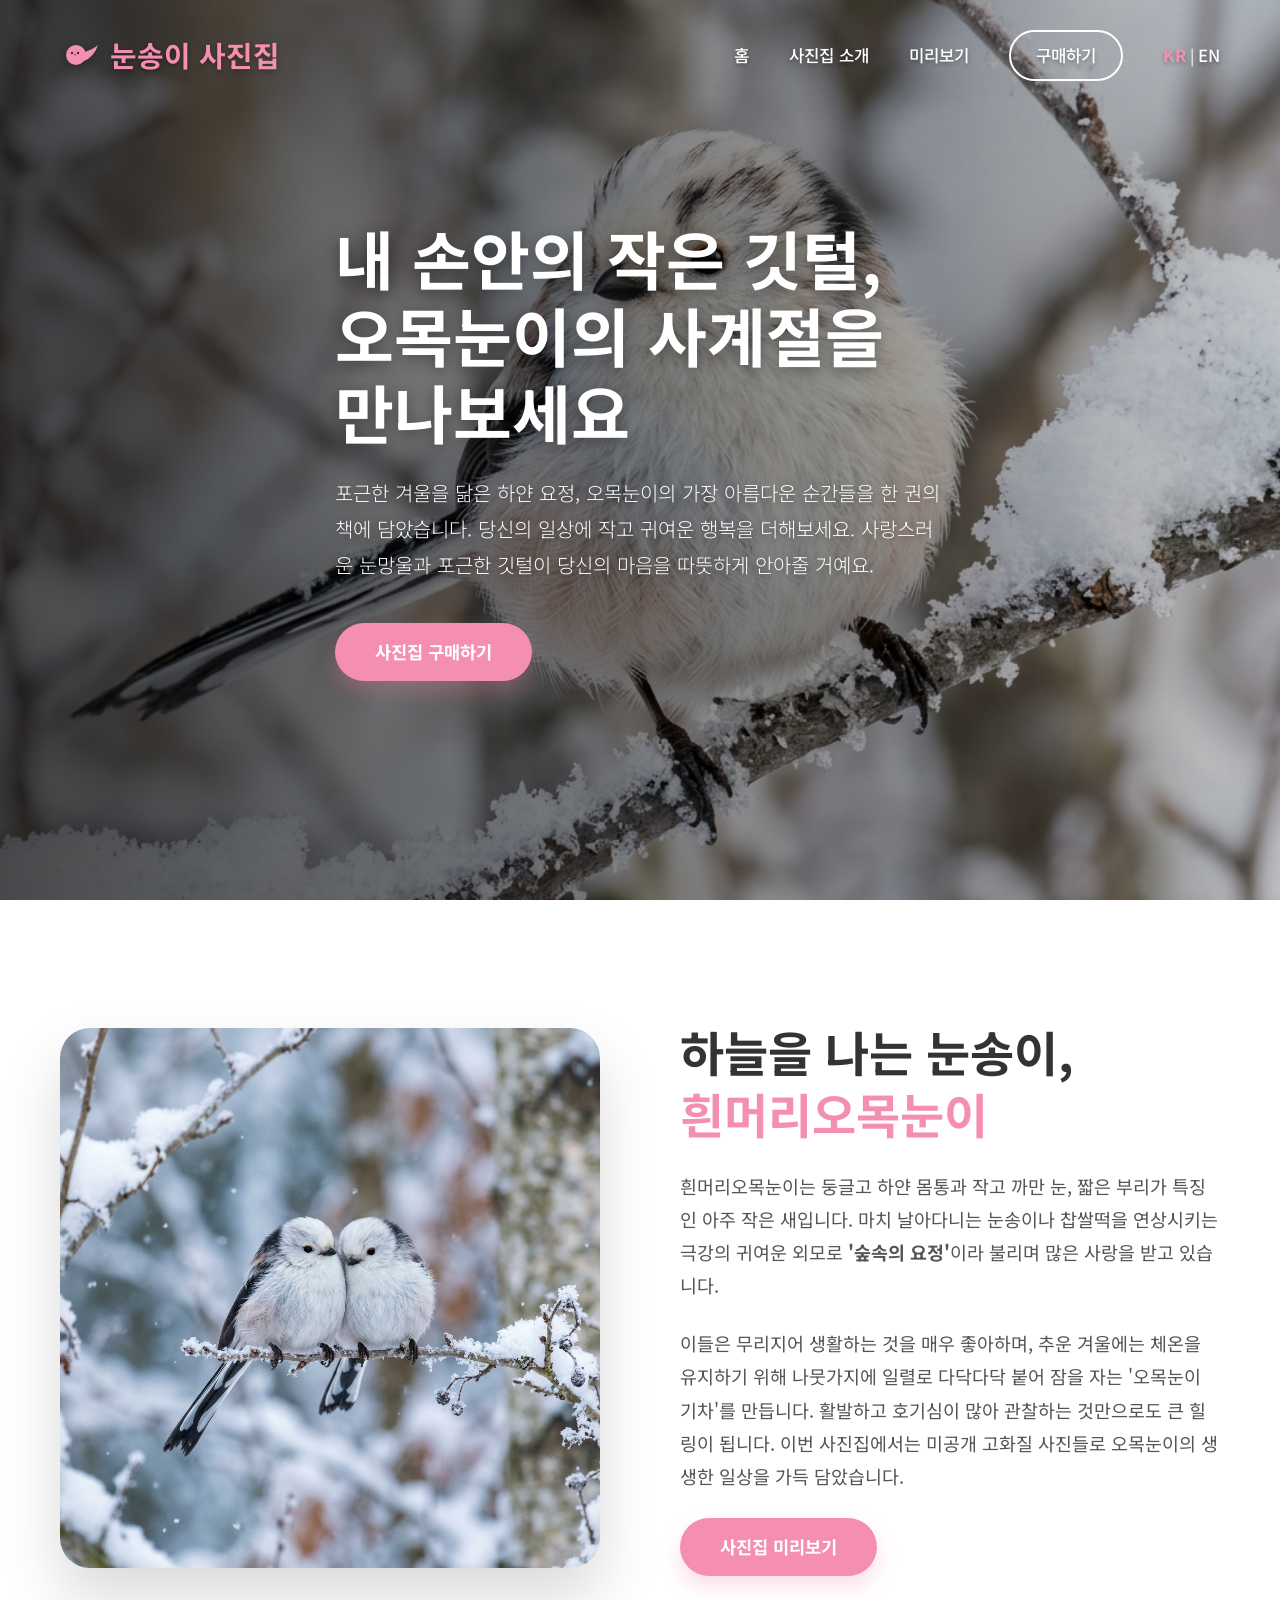
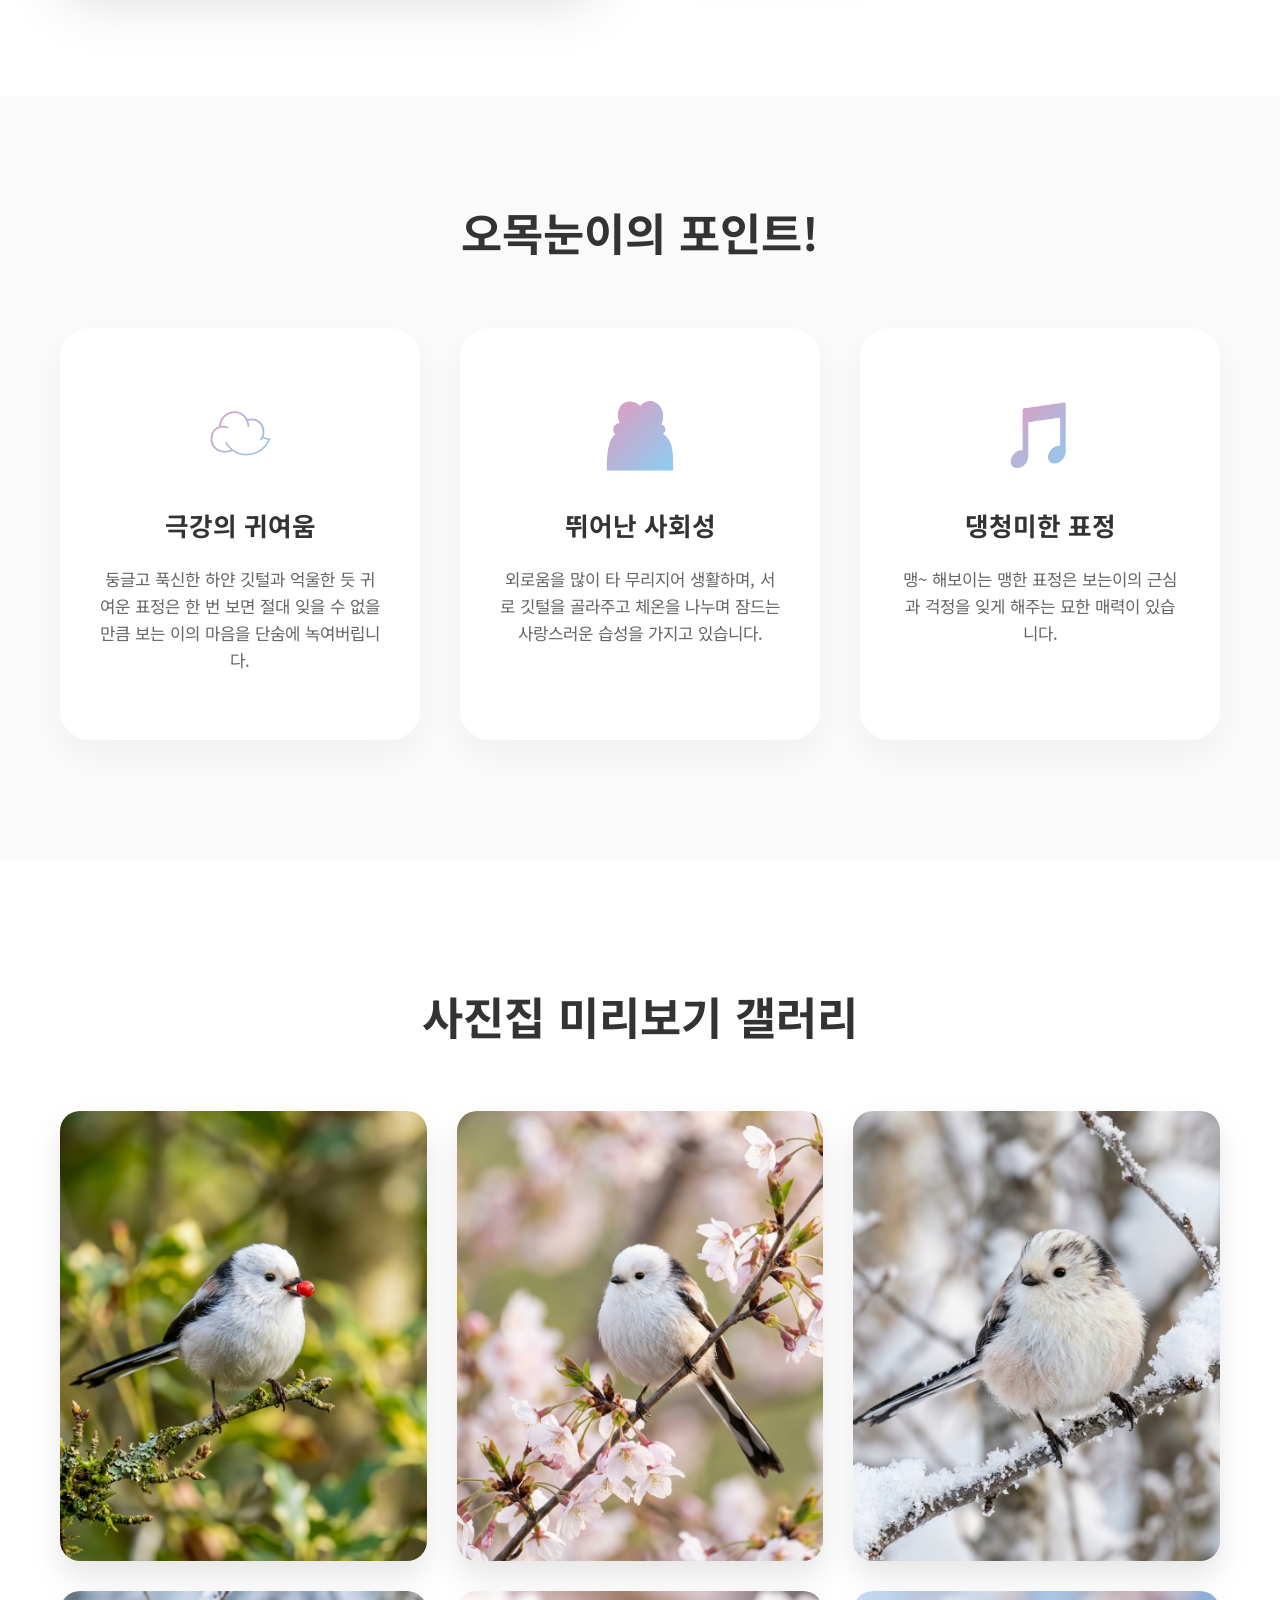
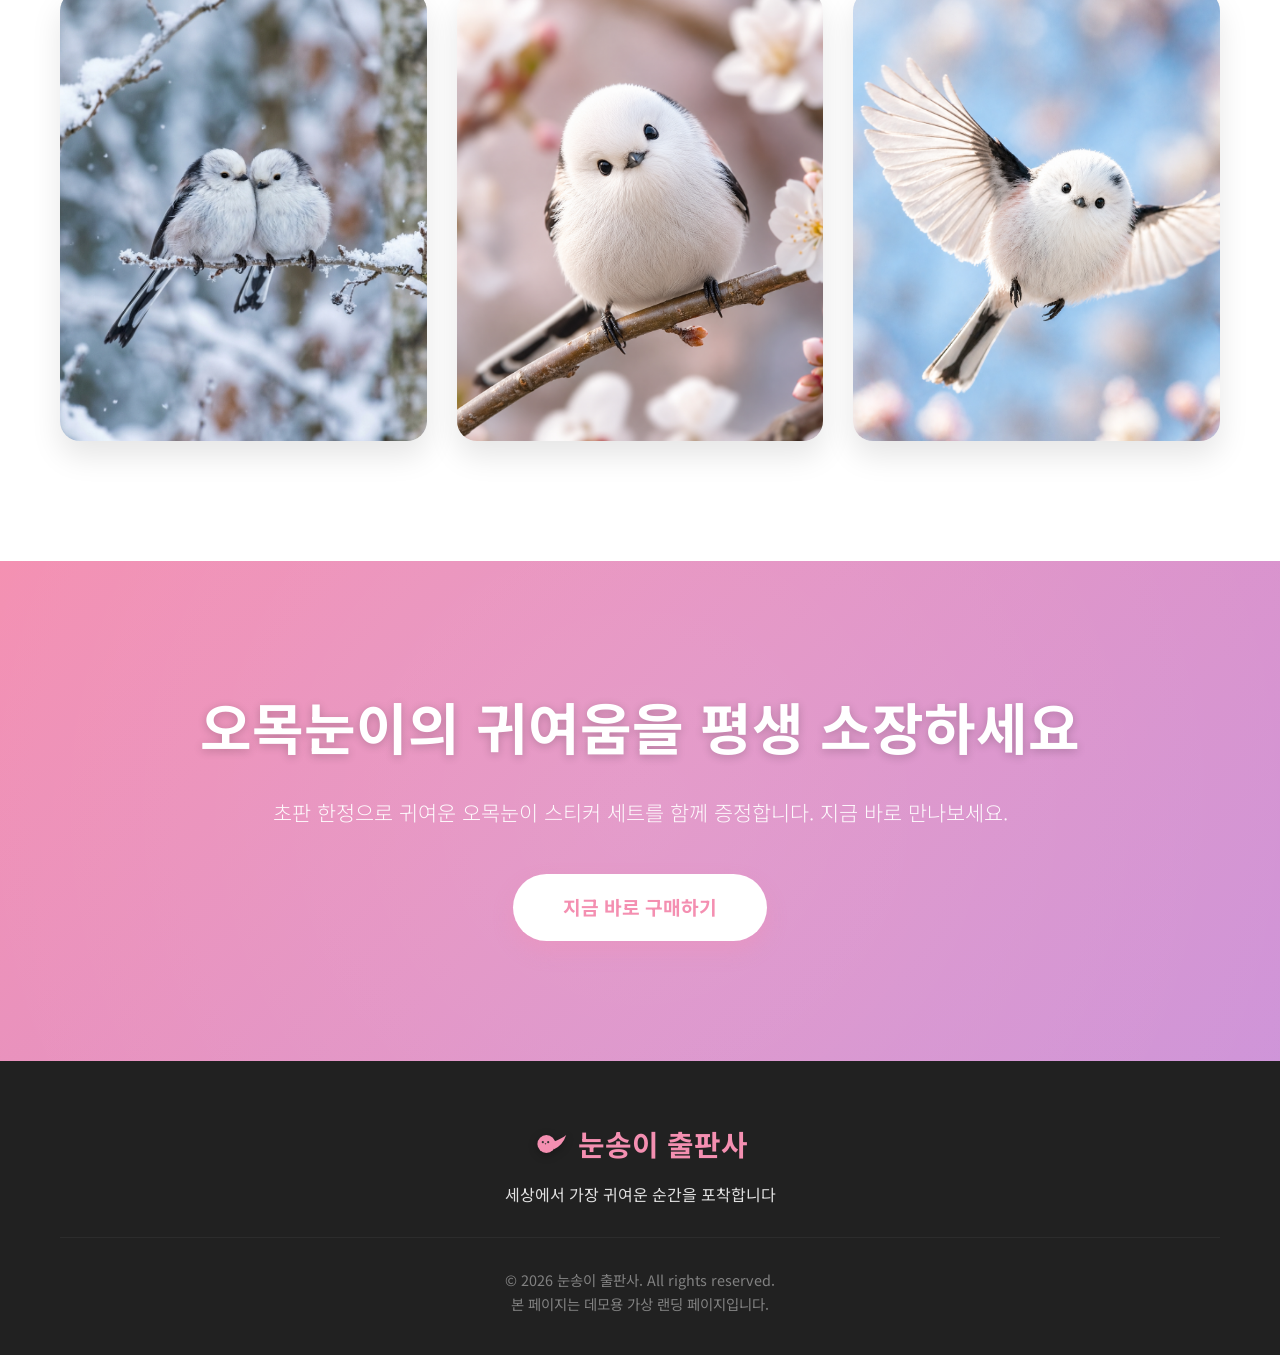
<file: index.html>
<!DOCTYPE html>
<html lang="ko">

<head>
    <meta charset="UTF-8">
    <meta name="viewport" content="width=device-width, initial-scale=1.0">
    <title>눈송이 - 오목눈이 사진집</title>
    <meta name="description" content="세상에서 가장 귀여운 새, 오목눈이의 사계절을 담은 힐링 사진집을 만나보세요.">
    <link rel="stylesheet" href="styles.css">
</head>

<body>
    <!-- Header -->
    <header>
        <div class="container nav-container">
            <div class="logo">
                <svg class="logo-icon" viewBox="0 0 100 100" width="40" height="40" xmlns="http://www.w3.org/2000/svg">
                    <g fill="currentColor">
                        <circle cx="40" cy="50" r="25" />
                        <path d="M 55 45 Q 85 35 95 25 Q 85 55 60 65 Z" />
                    </g>
                    <circle cx="30" cy="45" r="3" fill="#333" />
                    <circle cx="45" cy="45" r="3" fill="#333" />
                    <polygon points="35,48 40,48 37.5,52" fill="#333" />
                </svg>
                <span>눈송이 사진집</span>
            </div>
            <nav>
                <ul class="nav-links">
                    <li><a href="#home">홈</a></li>
                    <li><a href="#about">사진집 소개</a></li>
                    <li><a href="#gallery">미리보기</a></li>
                    <li><a href="#adopt" class="btn btn-secondary"
                            style="padding: 10px 25px; border-radius: 50px;">구매하기</a></li>
                    <li class="lang-switch"><a href="index.html"
                            style="font-weight:700; color:var(--primary-color);">KR</a> <span
                            style="color:var(--white);">|</span> <a href="index_en.html">EN</a></li>
                </ul>
            </nav>
        </div>
    </header>

    <!-- Hero Section -->
    <section id="home" class="hero">
        <div class="hero-slider">
            <img src="hero.png" alt="아름다운 벚꽃 가지에 앉은 귀여운 오목눈이" class="hero-bg active">
            <img src="snow.png" alt="겨울의 오목눈이" class="hero-bg">
            <img src="couple.png" alt="오목눈이 커플" class="hero-bg">
            <img src="action.png" alt="열매를 문 오목눈이" class="hero-bg">
        </div>
        <div class="hero-overlay"></div>
        <div class="container hero-content">
            <h1>내 손안의 작은 깃털,<br>오목눈이의 사계절을 만나보세요</h1>
            <p>포근한 겨울을 닮은 하얀 요정, 오목눈이의 가장 아름다운 순간들을 한 권의 책에 담았습니다. 당신의 일상에 작고 귀여운 행복을 더해보세요. 사랑스러운 눈망울과 포근한 깃털이 당신의 마음을
                따뜻하게 안아줄 거예요.</p>
            <a href="#adopt" class="btn">사진집 구매하기</a>
        </div>
    </section>

    <!-- About Section -->
    <section id="about" class="about">
        <div class="container about-grid">
            <div class="about-image">
                <img src="couple.png" alt="다정하게 꼭 붙어있는 오목눈이 커플">
            </div>
            <div class="about-text">
                <h2>하늘을 나는 눈송이,<br><span>흰머리오목눈이</span></h2>
                <p>흰머리오목눈이는 둥글고 하얀 몸통과 작고 까만 눈, 짧은 부리가 특징인 아주 작은 새입니다. 마치 날아다니는 눈송이나 찹쌀떡을 연상시키는 극강의 귀여운 외모로 <strong>'숲속의
                        요정'</strong>이라 불리며 많은 사랑을 받고 있습니다.</p>
                <p>이들은 무리지어 생활하는 것을 매우 좋아하며, 추운 겨울에는 체온을 유지하기 위해 나뭇가지에 일렬로 다닥다닥 붙어 잠을 자는 '오목눈이 기차'를 만듭니다. 활발하고 호기심이 많아
                    관찰하는 것만으로도 큰 힐링이 됩니다. 이번 사진집에서는 미공개 고화질 사진들로 오목눈이의 생생한 일상을 가득 담았습니다.</p>
                <a href="#gallery" class="btn">사진집 미리보기</a>
            </div>
        </div>
    </section>

    <!-- Features Section -->
    <section class="features">
        <div class="container">
            <h2>오목눈이의 포인트!</h2>
            <div class="features-grid">
                <div class="feature-card">
                    <div class="feature-icon">☁️</div>
                    <h3>극강의 귀여움</h3>
                    <p>둥글고 푹신한 하얀 깃털과 억울한 듯 귀여운 표정은 한 번 보면 절대 잊을 수 없을 만큼 보는 이의 마음을 단숨에 녹여버립니다.</p>
                </div>
                <div class="feature-card">
                    <div class="feature-icon">🫂</div>
                    <h3>뛰어난 사회성</h3>
                    <p>외로움을 많이 타 무리지어 생활하며, 서로 깃털을 골라주고 체온을 나누며 잠드는 사랑스러운 습성을 가지고 있습니다.</p>
                </div>
                <div class="feature-card">
                    <div class="feature-icon">🎵</div>
                    <h3>댕청미한 표정</h3>
                    <p>맹~ 해보이는 맹한 표정은 보는이의 근심과 걱정을 잊게 해주는 묘한 매력이 있습니다.</p>
                </div>
            </div>
        </div>
    </section>

    <!-- Gallery Section -->
    <section id="gallery" class="gallery">
        <div class="container">
            <h2>사진집 미리보기 갤러리</h2>
            <div class="gallery-grid">
                <div class="gallery-item">
                    <img src="action.png" alt="작은 열매를 입에 물고 있는 귀여운 오목눈이">
                    <div class="gallery-overlay">
                        <h3>식사 시간</h3>
                        <p>작은 입으로 야무지게 열매를 먹는 모습</p>
                    </div>
                </div>
                <div class="gallery-item">
                    <img src="hero.png" alt="나뭇가지에 앉은 오목눈이">
                    <div class="gallery-overlay">
                        <h3>봄날의 요정</h3>
                        <p>벚꽃과 함께 찾아온 아름다운 눈송이</p>
                    </div>
                </div>
                <div class="gallery-item">
                    <img src="snow.png" alt="눈밭의 오목눈이">
                    <div class="gallery-overlay">
                        <h3>겨울 이야기</h3>
                        <p>새하얀 눈 위에서 더욱 빛나는 귀여움</p>
                    </div>
                </div>
                <div class="gallery-item">
                    <img src="couple.png" alt="오목눈이 커플">
                    <div class="gallery-overlay">
                        <h3>오목눈이 기차</h3>
                        <p>체온을 나누며 나란히 앉은 친구들</p>
                    </div>
                </div>
                <div class="gallery-item">
                    <img src="skura.png" alt="벚꽃과 오목눈이">
                    <div class="gallery-overlay">
                        <h3>따뜻한 시선</h3>
                        <p>호기심 가득한 눈망울</p>
                    </div>
                </div>
                <div class="gallery-item">
                    <img src="fly.png" alt="활동하는 오목눈이">
                    <div class="gallery-overlay">
                        <h3>작은 날갯짓</h3>
                        <p>에너지 넘치는 하루</p>
                    </div>
                </div>
            </div>
        </div>
    </section>

    <!-- CTA Section -->
    <section id="adopt" class="cta">
        <div class="container">
            <h2>오목눈이의 귀여움을 평생 소장하세요</h2>
            <p>초판 한정으로 귀여운 오목눈이 스티커 세트를 함께 증정합니다. 지금 바로 만나보세요.</p>
            <a href="#" class="btn" onclick="alert('사진집 구매 페이지로 이동합니다.'); return false;">지금 바로 구매하기</a>
        </div>
    </section>

    <!-- Footer -->
    <footer>
        <div class="container">
            <div class="footer-content">
                <div class="footer-logo">
                    <svg class="logo-icon" viewBox="0 0 100 100" width="36" height="36"
                        xmlns="http://www.w3.org/2000/svg">
                        <g fill="currentColor">
                            <circle cx="40" cy="50" r="25" />
                            <path d="M 55 45 Q 85 35 95 25 Q 85 55 60 65 Z" />
                        </g>
                        <circle cx="30" cy="45" r="3" fill="#333" />
                        <circle cx="45" cy="45" r="3" fill="#333" />
                        <polygon points="35,48 40,48 37.5,52" fill="#333" />
                    </svg>
                    <span>눈송이 출판사</span>
                </div>
                <p>세상에서 가장 귀여운 순간을 포착합니다</p>
            </div>
            <div class="footer-bottom">
                &copy; 2026 눈송이 출판사. All rights reserved.<br>
                본 페이지는 데모용 가상 랜딩 페이지입니다.
            </div>
        </div>
    </footer>

    <script>
        // Hero Image Slider
        const heroImages = document.querySelectorAll('.hero-bg');
        let currentImage = 0;

        setInterval(() => {
            heroImages[currentImage].classList.remove('active');
            currentImage = (currentImage + 1) % heroImages.length;
            heroImages[currentImage].classList.add('active');
        }, 5000);
    </script>
</body>

</html>
</file>
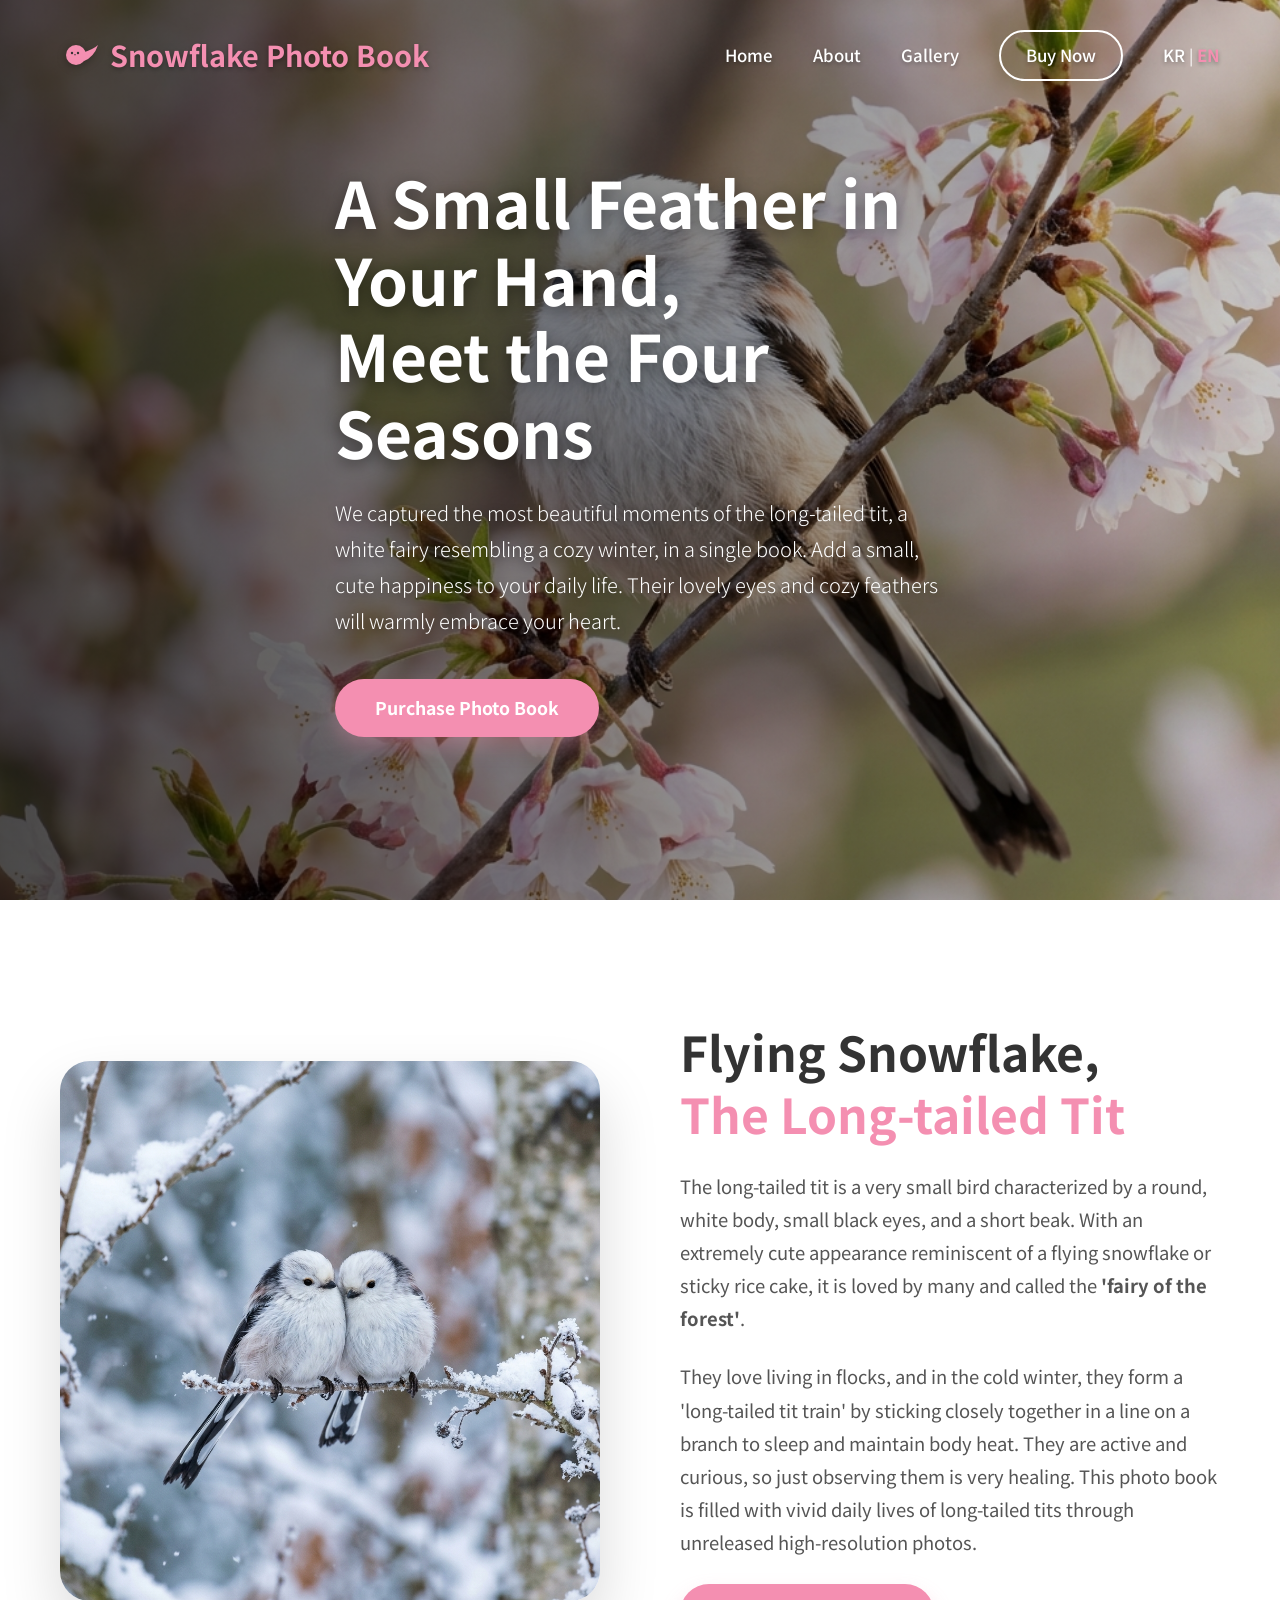
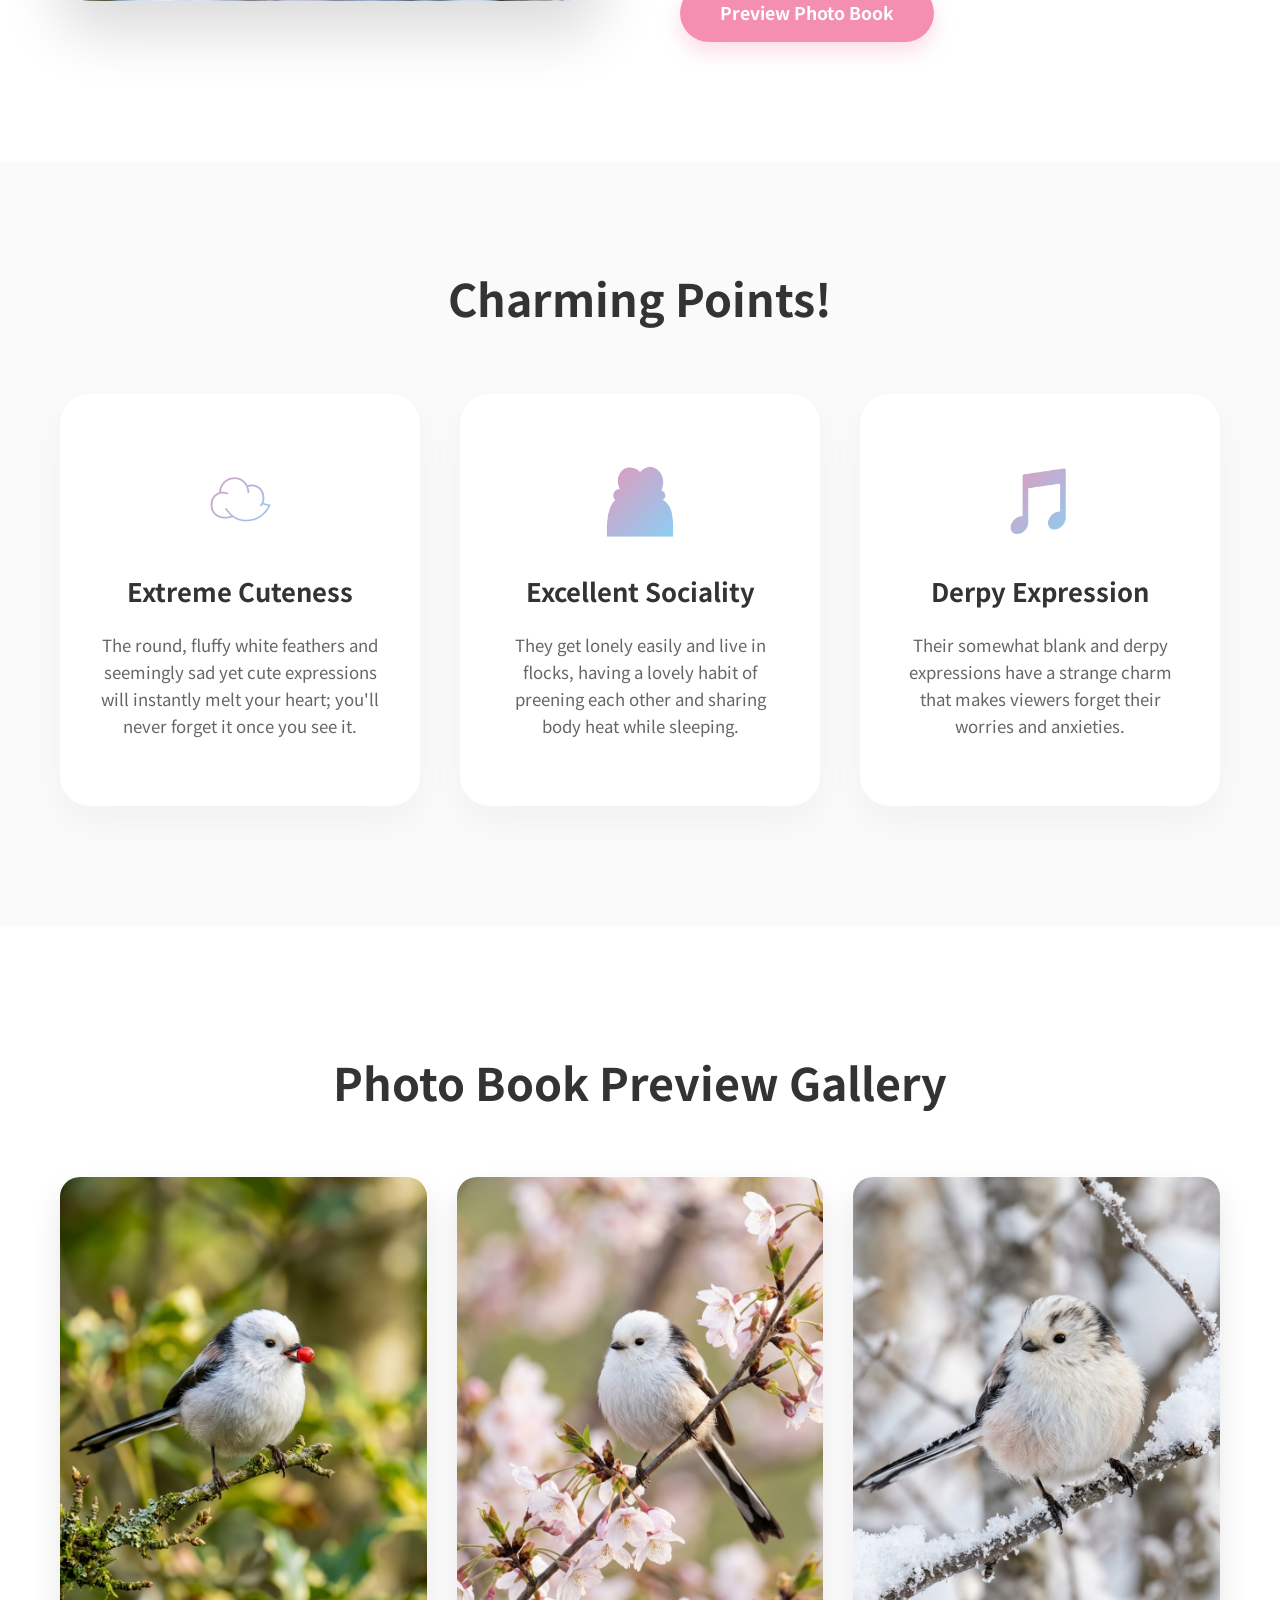
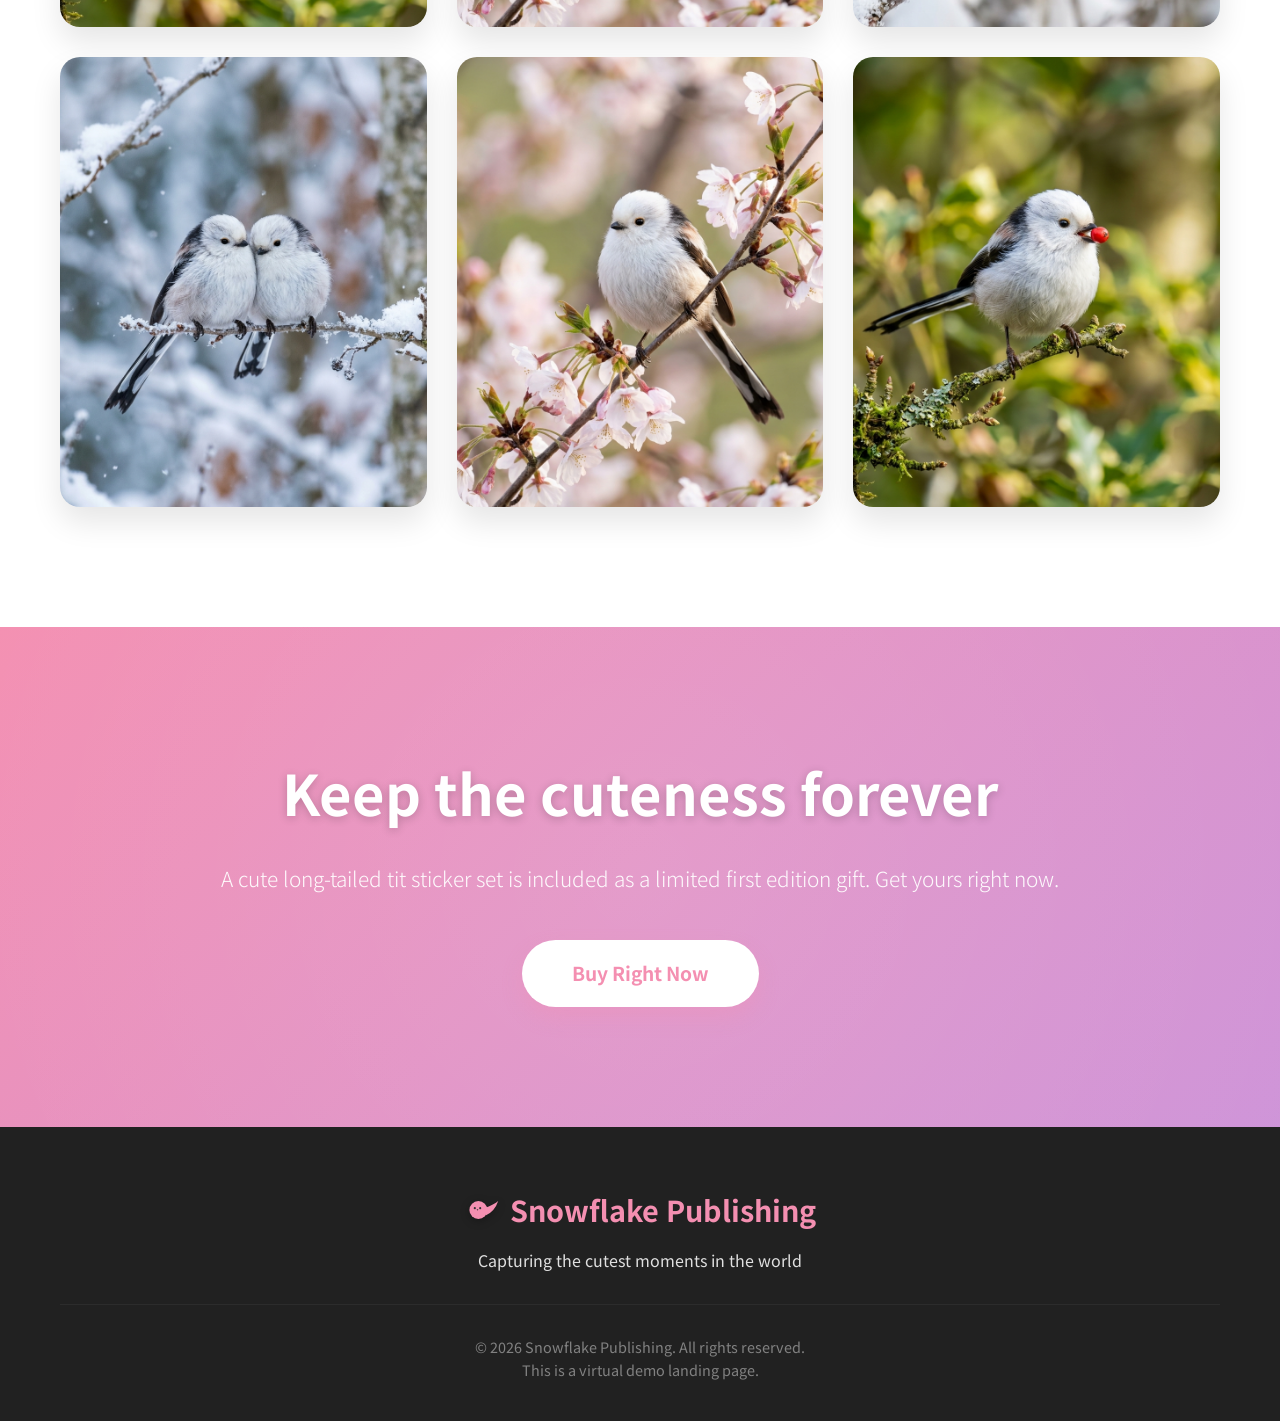
<file: index_en.html>
<!DOCTYPE html>
<html lang="en">

<head>
    <meta charset="UTF-8">
    <meta name="viewport" content="width=device-width, initial-scale=1.0">
    <title>Snowflake - Long-tailed Tit Photo Book</title>
    <meta name="description" content="Meet the healing photo book capturing the four seasons of the cutest bird in the world, the long-tailed tit.">
    <link rel="stylesheet" href="styles.css">
</head>

<body>
    <!-- Header -->
    <header>
        <div class="container nav-container">
            <div class="logo">
                <svg class="logo-icon" viewBox="0 0 100 100" width="40" height="40" xmlns="http://www.w3.org/2000/svg">
                    <g fill="currentColor">
                        <circle cx="40" cy="50" r="25" />
                        <path d="M 55 45 Q 85 35 95 25 Q 85 55 60 65 Z" />
                    </g>
                    <circle cx="30" cy="45" r="3" fill="#333" />
                    <circle cx="45" cy="45" r="3" fill="#333" />
                    <polygon points="35,48 40,48 37.5,52" fill="#333" />
                </svg>
                <span>Snowflake Photo Book</span>
            </div>
            <nav>
                <ul class="nav-links">
                    <li><a href="#home">Home</a></li>
                    <li><a href="#about">About</a></li>
                    <li><a href="#gallery">Gallery</a></li>
                    <li><a href="#adopt" class="btn btn-secondary"
                            style="padding: 10px 25px; border-radius: 50px;">Buy Now</a></li>
                    <li class="lang-switch"><a href="index.html">KR</a> <span style="color:var(--white);">|</span> <a href="index_en.html" style="font-weight:700; color:var(--primary-color);">EN</a></li>
                </ul>
            </nav>
        </div>
    </header>

    <!-- Hero Section -->
    <section id="home" class="hero">
        <div class="hero-slider">
            <img src="hero.png" alt="Cute long-tailed tit on a cherry blossom branch" class="hero-bg active">
            <img src="snow.png" alt="Long-tailed tit in winter" class="hero-bg">
            <img src="couple.png" alt="Long-tailed tit couple" class="hero-bg">
            <img src="action.png" alt="Long-tailed tit eating berry" class="hero-bg">
        </div>
        <div class="hero-overlay"></div>
        <div class="container hero-content">
            <h1>A Small Feather in Your Hand,<br>Meet the Four Seasons</h1>
            <p>We captured the most beautiful moments of the long-tailed tit, a white fairy resembling a cozy winter, in a single book. Add a small, cute happiness to your daily life. Their lovely eyes and cozy feathers will warmly embrace your heart.</p>
            <a href="#adopt" class="btn">Purchase Photo Book</a>
        </div>
    </section>

    <!-- About Section -->
    <section id="about" class="about">
        <div class="container about-grid">
            <div class="about-image">
                <img src="couple.png" alt="Long-tailed tit couple huddled together">
            </div>
            <div class="about-text">
                <h2>Flying Snowflake,<br><span>The Long-tailed Tit</span></h2>
                <p>The long-tailed tit is a very small bird characterized by a round, white body, small black eyes, and a short beak. With an extremely cute appearance reminiscent of a flying snowflake or sticky rice cake, it is loved by many and called the <strong>'fairy of the forest'</strong>.</p>
                <p>They love living in flocks, and in the cold winter, they form a 'long-tailed tit train' by sticking closely together in a line on a branch to sleep and maintain body heat. They are active and curious, so just observing them is very healing. This photo book is filled with vivid daily lives of long-tailed tits through unreleased high-resolution photos.</p>
                <a href="#gallery" class="btn">Preview Photo Book</a>
            </div>
        </div>
    </section>

    <!-- Features Section -->
    <section class="features">
        <div class="container">
            <h2>Charming Points!</h2>
            <div class="features-grid">
                <div class="feature-card">
                    <div class="feature-icon">☁️</div>
                    <h3>Extreme Cuteness</h3>
                    <p>The round, fluffy white feathers and seemingly sad yet cute expressions will instantly melt your heart; you'll never forget it once you see it.</p>
                </div>
                <div class="feature-card">
                    <div class="feature-icon">🫂</div>
                    <h3>Excellent Sociality</h3>
                    <p>They get lonely easily and live in flocks, having a lovely habit of preening each other and sharing body heat while sleeping.</p>
                </div>
                <div class="feature-card">
                    <div class="feature-icon">🎵</div>
                    <h3>Derpy Expression</h3>
                    <p>Their somewhat blank and derpy expressions have a strange charm that makes viewers forget their worries and anxieties.</p>
                </div>
            </div>
        </div>
    </section>

    <!-- Gallery Section -->
    <section id="gallery" class="gallery">
        <div class="container">
            <h2>Photo Book Preview Gallery</h2>
            <div class="gallery-grid">
                <div class="gallery-item">
                    <img src="action.png" alt="Long-tailed tit with a small berry in its beak">
                    <div class="gallery-overlay">
                        <h3>Meal Time</h3>
                        <p>Neatly eating berries with a tiny mouth</p>
                    </div>
                </div>
                <div class="gallery-item">
                    <img src="hero.png" alt="Long-tailed tit on a branch">
                    <div class="gallery-overlay">
                        <h3>Spring Fairy</h3>
                        <p>A beautiful snowflake that came with cherry blossoms</p>
                    </div>
                </div>
                <div class="gallery-item">
                    <img src="snow.png" alt="Long-tailed tit in snow">
                    <div class="gallery-overlay">
                        <h3>Winter Story</h3>
                        <p>Cuteness shining even brighter on pure white snow</p>
                    </div>
                </div>
                <div class="gallery-item">
                    <img src="couple.png" alt="Long-tailed tit couple">
                    <div class="gallery-overlay">
                        <h3>Bird Train</h3>
                        <p>Friends sitting side by side sharing body heat</p>
                    </div>
                </div>
                <div class="gallery-item">
                    <img src="hero.png" alt="Beautiful cherry blossoms">
                    <div class="gallery-overlay">
                        <h3>Warm Gaze</h3>
                        <p>Eyes full of curiosity</p>
                    </div>
                </div>
                <div class="gallery-item">
                    <img src="action.png" alt="Active long-tailed tit">
                    <div class="gallery-overlay">
                        <h3>Little Flap</h3>
                        <p>An energetic day</p>
                    </div>
                </div>
            </div>
        </div>
    </section>

    <!-- CTA Section -->
    <section id="adopt" class="cta">
        <div class="container">
            <h2>Keep the cuteness forever</h2>
            <p>A cute long-tailed tit sticker set is included as a limited first edition gift. Get yours right now.</p>
            <a href="#" class="btn" onclick="alert('Moving to the purchase page.'); return false;">Buy Right Now</a>
        </div>
    </section>

    <!-- Footer -->
    <footer>
        <div class="container">
            <div class="footer-content">
                <div class="footer-logo">
                    <svg class="logo-icon" viewBox="0 0 100 100" width="36" height="36" xmlns="http://www.w3.org/2000/svg">
                        <g fill="currentColor">
                            <circle cx="40" cy="50" r="25" />
                            <path d="M 55 45 Q 85 35 95 25 Q 85 55 60 65 Z" />
                        </g>
                        <circle cx="30" cy="45" r="3" fill="#333" />
                        <circle cx="45" cy="45" r="3" fill="#333" />
                        <polygon points="35,48 40,48 37.5,52" fill="#333" />
                    </svg>
                    <span>Snowflake Publishing</span>
                </div>
                <p>Capturing the cutest moments in the world</p>
            </div>
            <div class="footer-bottom">
                &copy; 2026 Snowflake Publishing. All rights reserved.<br>
                This is a virtual demo landing page.
            </div>
        </div>
    </footer>

    <script>
        // Hero Image Slider
        const heroImages = document.querySelectorAll('.hero-bg');
        let currentImage = 0;
        
        setInterval(() => {
            heroImages[currentImage].classList.remove('active');
            currentImage = (currentImage + 1) % heroImages.length;
            heroImages[currentImage].classList.add('active');
        }, 5000);
    </script>
</body>

</html>
</file>
<file: styles.css>
@import url('https://fonts.googleapis.com/css2?family=Noto+Sans+KR:wght@300;400;500;700&display=swap');

:root {
  --primary-color: #f48fb1; /* pastel pink */
  --secondary-color: #81d4fa; /* soft mint/blue */
  --background-color: #fafafa; /* warm white */
  --text-color: #333333;
  --white: #ffffff;
}

* {
  margin: 0;
  padding: 0;
  box-sizing: border-box;
}

body {
  font-family: 'Noto Sans KR', sans-serif;
  color: var(--text-color);
  background-color: var(--background-color);
  line-height: 1.6;
  scroll-behavior: smooth;
}

/* Typography */
h1, h2, h3 {
  color: var(--text-color);
  margin-bottom: 1rem;
}

p {
  margin-bottom: 1rem;
}

a {
  text-decoration: none;
  color: inherit;
}

/* Utilities */
.container {
  max-width: 1200px;
  margin: 0 auto;
  padding: 0 20px;
}

.btn {
  display: inline-block;
  padding: 15px 40px;
  border-radius: 50px;
  background-color: var(--primary-color);
  color: var(--white);
  font-weight: 700;
  font-size: 1.1rem;
  transition: all 0.3s cubic-bezier(0.25, 0.8, 0.25, 1);
  cursor: pointer;
  border: none;
  box-shadow: 0 10px 20px rgba(244, 143, 177, 0.3);
}

.btn:hover {
  background-color: #f06292;
  transform: translateY(-5px);
  box-shadow: 0 15px 30px rgba(244, 143, 177, 0.5);
}

.btn-secondary {
  background-color: transparent;
  color: var(--white);
  border: 2px solid var(--white);
  box-shadow: none;
}

.btn-secondary:hover {
  background-color: var(--white);
  color: var(--primary-color);
  box-shadow: 0 10px 20px rgba(255, 255, 255, 0.2);
}

/* Header */
header {
  position: absolute;
  top: 0;
  left: 0;
  width: 100%;
  padding: 30px 0;
  z-index: 100;
  background: transparent;
}

.nav-container {
  display: flex;
  justify-content: space-between;
  align-items: center;
}

.logo {
  font-size: 1.8rem;
  font-weight: 700;
  color: var(--primary-color);
  text-shadow: 0 2px 4px rgba(0,0,0,0.3);
  display: flex;
  align-items: center;
  gap: 10px;
}

.logo-icon {
  filter: drop-shadow(0 2px 4px rgba(0,0,0,0.3));
}

.nav-links {
  display: flex;
  gap: 40px;
  list-style: none;
  align-items: center;
}

.nav-links li a {
  color: var(--white);
  font-weight: 500;
  text-shadow: 0 2px 4px rgba(0,0,0,0.3);
  transition: opacity 0.3s ease;
  font-size: 1.05rem;
}

.nav-links li a:hover {
  opacity: 0.8;
}

/* Hero Section */
.hero {
  height: 100vh;
  min-height: 700px;
  display: flex;
  align-items: center;
  position: relative;
  overflow: hidden;
}

.hero-slider {
  position: absolute;
  top: 0; left: 0; width: 100%; height: 100%;
  z-index: -2;
  background-color: #000;
}

.hero-bg {
  position: absolute;
  top: 0;
  left: 0;
  width: 100%;
  height: 100%;
  object-fit: cover;
  opacity: 0;
  transition: opacity 2s ease-in-out;
  transform: scale(1.05);
  animation: slowZoom 20s ease-in-out infinite alternate;
}

.hero-bg.active {
  opacity: 1;
}

@keyframes slowZoom {
  0% { transform: scale(1); }
  100% { transform: scale(1.1); }
}

.hero-overlay {
  position: absolute;
  top: 0;
  left: 0;
  width: 100%;
  height: 100%;
  background: linear-gradient(to right, rgba(0,0,0,0.7) 0%, rgba(0,0,0,0.2) 100%);
  z-index: -1;
}

.hero-content {
  max-width: 650px;
  color: var(--white);
  animation: fadeInUp 1s ease-out forwards;
  opacity: 0;
  transform: translateY(30px);
}

@keyframes fadeInUp {
  to {
    opacity: 1;
    transform: translateY(0);
  }
}

.hero-content h1 {
  font-size: 4rem;
  color: var(--white);
  line-height: 1.2;
  margin-bottom: 25px;
  text-shadow: 0 4px 15px rgba(0,0,0,0.4);
  font-weight: 700;
}

.hero-content p {
  font-size: 1.25rem;
  margin-bottom: 40px;
  text-shadow: 0 2px 8px rgba(0,0,0,0.4);
  font-weight: 300;
  line-height: 1.8;
}

/* About Section */
.about {
  padding: 120px 0;
  background-color: var(--white);
}

.about-grid {
  display: grid;
  grid-template-columns: 1fr 1fr;
  gap: 80px;
  align-items: center;
}

.about-image {
  border-radius: 30px;
  overflow: hidden;
  box-shadow: 0 30px 60px rgba(0,0,0,0.15);
  position: relative;
}

.about-image::after {
  content: '';
  position: absolute;
  top: 0; left: 0; width: 100%; height: 100%;
  border-radius: 30px;
  box-shadow: inset 0 0 20px rgba(0,0,0,0.05);
  pointer-events: none;
}

.about-image img {
  width: 100%;
  height: auto;
  display: block;
  transition: transform 0.8s cubic-bezier(0.25, 0.8, 0.25, 1);
}

.about-image:hover img {
  transform: scale(1.08);
}

.about-text h2 {
  font-size: 3rem;
  color: var(--text-color);
  margin-bottom: 25px;
  line-height: 1.3;
}

.about-text h2 span {
  color: var(--primary-color);
}

.about-text p {
  font-size: 1.15rem;
  color: #555;
  margin-bottom: 25px;
  line-height: 1.8;
}

/* Features */
.features {
  padding: 100px 0 120px;
  background-color: var(--background-color);
  text-align: center;
}

.features h2 {
  font-size: 2.8rem;
  margin-bottom: 60px;
  color: var(--text-color);
}

.features-grid {
  display: grid;
  grid-template-columns: repeat(3, 1fr);
  gap: 40px;
}

.feature-card {
  background: var(--white);
  padding: 50px 40px;
  border-radius: 30px;
  box-shadow: 0 15px 35px rgba(0,0,0,0.04);
  transition: all 0.4s ease;
  position: relative;
  overflow: hidden;
}

.feature-card::before {
  content: '';
  position: absolute;
  top: 0; left: 0; width: 100%; height: 4px;
  background: linear-gradient(90deg, var(--primary-color), var(--secondary-color));
  transform: scaleX(0);
  transition: transform 0.4s ease;
  transform-origin: left;
}

.feature-card:hover {
  transform: translateY(-15px);
  box-shadow: 0 25px 50px rgba(0,0,0,0.1);
}

.feature-card:hover::before {
  transform: scaleX(1);
}

.feature-icon {
  font-size: 4rem;
  margin-bottom: 25px;
  display: inline-block;
  background: linear-gradient(135deg, var(--primary-color), var(--secondary-color));
  -webkit-background-clip: text;
  -webkit-text-fill-color: transparent;
}

.feature-card h3 {
  font-size: 1.6rem;
  margin-bottom: 20px;
  font-weight: 700;
}

.feature-card p {
  color: #666;
  font-size: 1.05rem;
}

/* Gallery Section */
.gallery {
  padding: 120px 0;
  background-color: var(--white);
}

.gallery h2 {
  text-align: center;
  font-size: 2.8rem;
  margin-bottom: 60px;
}

.gallery-grid {
  display: grid;
  grid-template-columns: repeat(3, 1fr);
  gap: 30px;
}

.gallery-item {
  border-radius: 20px;
  overflow: hidden;
  position: relative;
  height: 450px;
  box-shadow: 0 15px 30px rgba(0,0,0,0.1);
}

.gallery-item img {
  width: 100%;
  height: 100%;
  object-fit: cover;
  transition: transform 0.8s cubic-bezier(0.25, 0.8, 0.25, 1);
}

.gallery-item:hover img {
  transform: scale(1.1);
}

.gallery-overlay {
  position: absolute;
  bottom: 0; left: 0; width: 100%;
  padding: 30px;
  background: linear-gradient(to top, rgba(0,0,0,0.8) 0%, transparent 100%);
  color: white;
  opacity: 0;
  transition: opacity 0.4s ease;
}

.gallery-overlay h3 {
  color: white;
  margin-bottom: 5px;
}

.gallery-item:hover .gallery-overlay {
  opacity: 1;
}

/* CTA Section */
.cta {
  padding: 120px 0;
  text-align: center;
  background: linear-gradient(135deg, #f48fb1 0%, #ce93d8 100%);
  color: var(--white);
  position: relative;
  overflow: hidden;
}

.cta::before {
  content: '';
  position: absolute;
  top: -50%; left: -50%; width: 200%; height: 200%;
  background: radial-gradient(circle, rgba(255,255,255,0.1) 0%, transparent 60%);
  animation: pulse 10s linear infinite;
}

@keyframes pulse {
  0% { transform: scale(1); }
  50% { transform: scale(1.2); }
  100% { transform: scale(1); }
}

.cta .container {
  position: relative;
  z-index: 1;
}

.cta h2 {
  color: var(--white);
  font-size: 3.5rem;
  margin-bottom: 25px;
  text-shadow: 0 2px 10px rgba(0,0,0,0.2);
}

.cta p {
  font-size: 1.3rem;
  margin-bottom: 45px;
  opacity: 0.95;
  font-weight: 300;
}

.cta .btn {
  background-color: var(--white);
  color: #f48fb1;
  font-size: 1.2rem;
  padding: 18px 50px;
}

.cta .btn:hover {
  background-color: #f9f9f9;
  transform: translateY(-5px) scale(1.05);
}

/* Footer */
footer {
  background-color: #212121;
  color: #e0e0e0;
  padding: 60px 0 40px;
  text-align: center;
}

.footer-content {
  margin-bottom: 30px;
}

.footer-logo {
  font-size: 1.8rem;
  font-weight: 700;
  color: var(--primary-color);
  display: flex;
  align-items: center;
  justify-content: center;
  gap: 10px;
  margin-bottom: 15px;
}

.footer-bottom {
  opacity: 0.5;
  font-size: 0.9rem;
  border-top: 1px solid rgba(255,255,255,0.1);
  padding-top: 30px;
  margin-top: 30px;
}

/* Responsive */
@media (max-width: 992px) {
  .hero-content h1 { font-size: 3rem; }
  .about-grid { gap: 40px; }
  .features-grid { grid-template-columns: repeat(2, 1fr); }
  .gallery-grid { grid-template-columns: repeat(2, 1fr); }
  .about-text h2, .features h2, .gallery h2 { font-size: 2.5rem; }
  .cta h2 { font-size: 2.8rem; }
}

@media (max-width: 768px) {
  header { padding: 15px 0; }
  .nav-container { flex-direction: column; gap: 15px; }
  .logo { font-size: 1.4rem; }
  .logo-icon { width: 30px; height: 30px; }
  
  .nav-links { display: flex; gap: 15px; flex-wrap: wrap; justify-content: center; }
  .nav-links li a { font-size: 0.95rem; }
  .nav-links li a.btn { padding: 8px 20px; font-size: 0.95rem; }

  .hero { min-height: 100vh; text-align: center; justify-content: center; }
  .hero-content { margin-top: 60px; }
  .hero-content h1 { font-size: 2.2rem; margin-bottom: 20px; }
  .hero-content p { font-size: 1.05rem; margin-bottom: 30px; }
  
  .about, .features, .gallery, .cta { padding: 60px 0; }
  .about-grid { grid-template-columns: 1fr; gap: 30px; text-align: center; }
  .about-text h2 { font-size: 2.2rem; }
  .about-text p { font-size: 1rem; }
  
  .features-grid { grid-template-columns: 1fr; gap: 20px; }
  .features h2, .gallery h2 { font-size: 2.2rem; margin-bottom: 35px; }
  .feature-card { padding: 30px 20px; }
  
  .gallery-grid { grid-template-columns: 1fr; gap: 20px; }
  .gallery-item { height: 300px; border-radius: 15px; }
  
  .cta h2 { font-size: 2.2rem; }
  .cta p { font-size: 1.1rem; margin-bottom: 30px; }
  .cta .btn { padding: 15px 35px; font-size: 1.1rem; }
}

@media (max-width: 480px) {
  .hero-content h1 { font-size: 1.9rem; }
  .nav-links { gap: 12px; }
  .nav-links li a { font-size: 0.85rem; }
  .gallery-item { height: 250px; }
}
</file>
